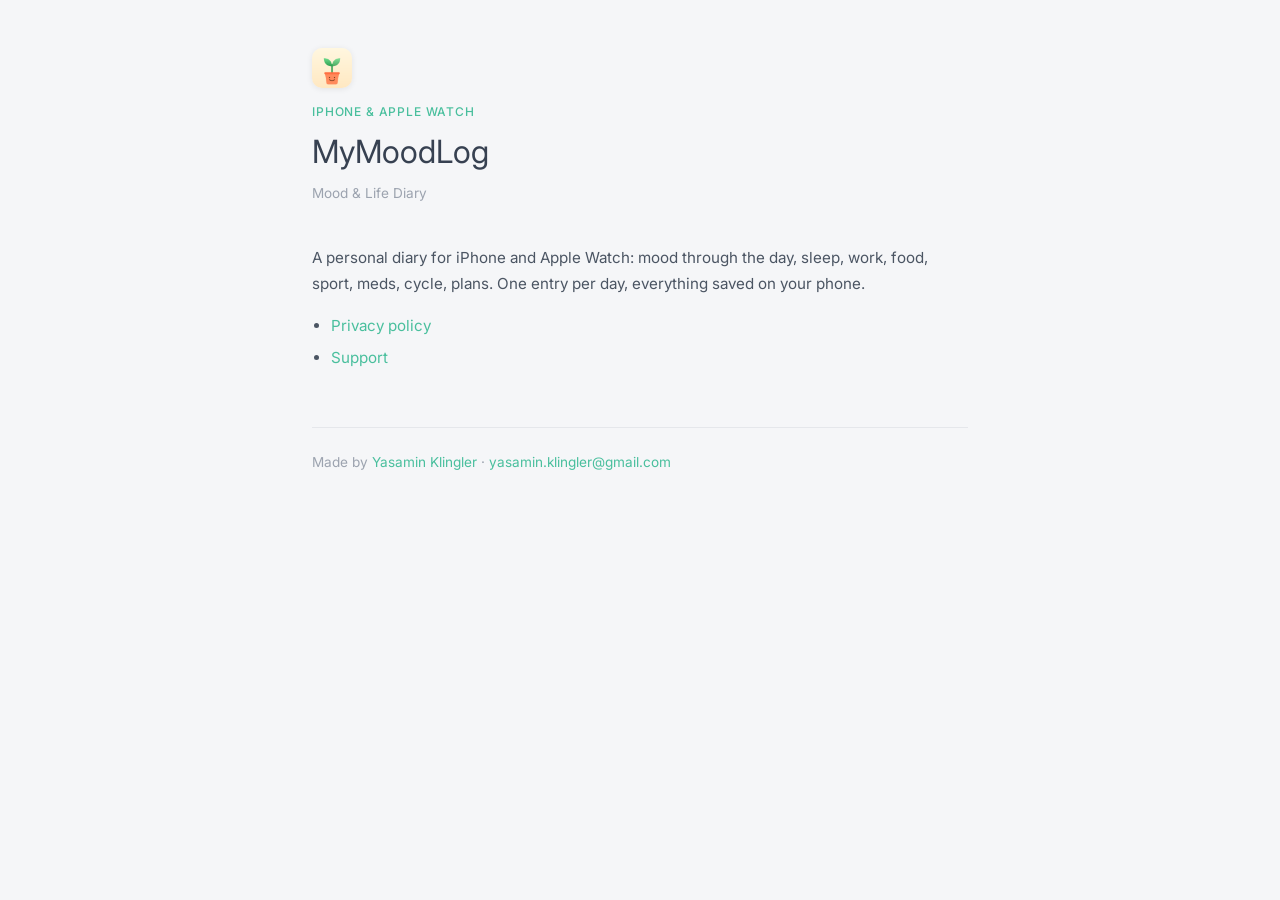
<file: mymoodlog/index.html>
<!DOCTYPE html>
<html lang="en">
<head>
  <meta charset="UTF-8">
  <meta name="viewport" content="width=device-width, initial-scale=1.0">
  <title>MyMoodLog</title>
  <link rel="icon" type="image/png" href="icon.png">
  <link rel="apple-touch-icon" href="icon.png">
  <link rel="stylesheet" href="../style.css">
  <link rel="stylesheet" href="app.css">
  <link rel="preconnect" href="https://fonts.googleapis.com">
  <link rel="preconnect" href="https://fonts.gstatic.com" crossorigin>
  <link href="https://fonts.googleapis.com/css2?family=Inter:wght@300;400;500;600&display=swap" rel="stylesheet">
</head>
<body>
  <main class="app-page">
    <header>
      <img src="icon.png" alt="MyMoodLog icon" class="icon">
      <div class="eyebrow">iPhone &amp; Apple Watch</div>
      <h1>MyMoodLog</h1>
      <p class="meta">Mood &amp; Life Diary</p>
    </header>

    <p>A personal diary for iPhone and Apple Watch: mood through the day, sleep,
    work, food, sport, meds, cycle, plans. One entry per day, everything saved
    on your phone.</p>

    <ul>
      <li><a href="privacy.html">Privacy policy</a></li>
      <li><a href="support.html">Support</a></li>
    </ul>

    <footer>Made by <a href="../">Yasamin Klingler</a> · <a href="mailto:yasamin.klingler@gmail.com">yasamin.klingler@gmail.com</a></footer>
  </main>
</body>
</html>
</file>
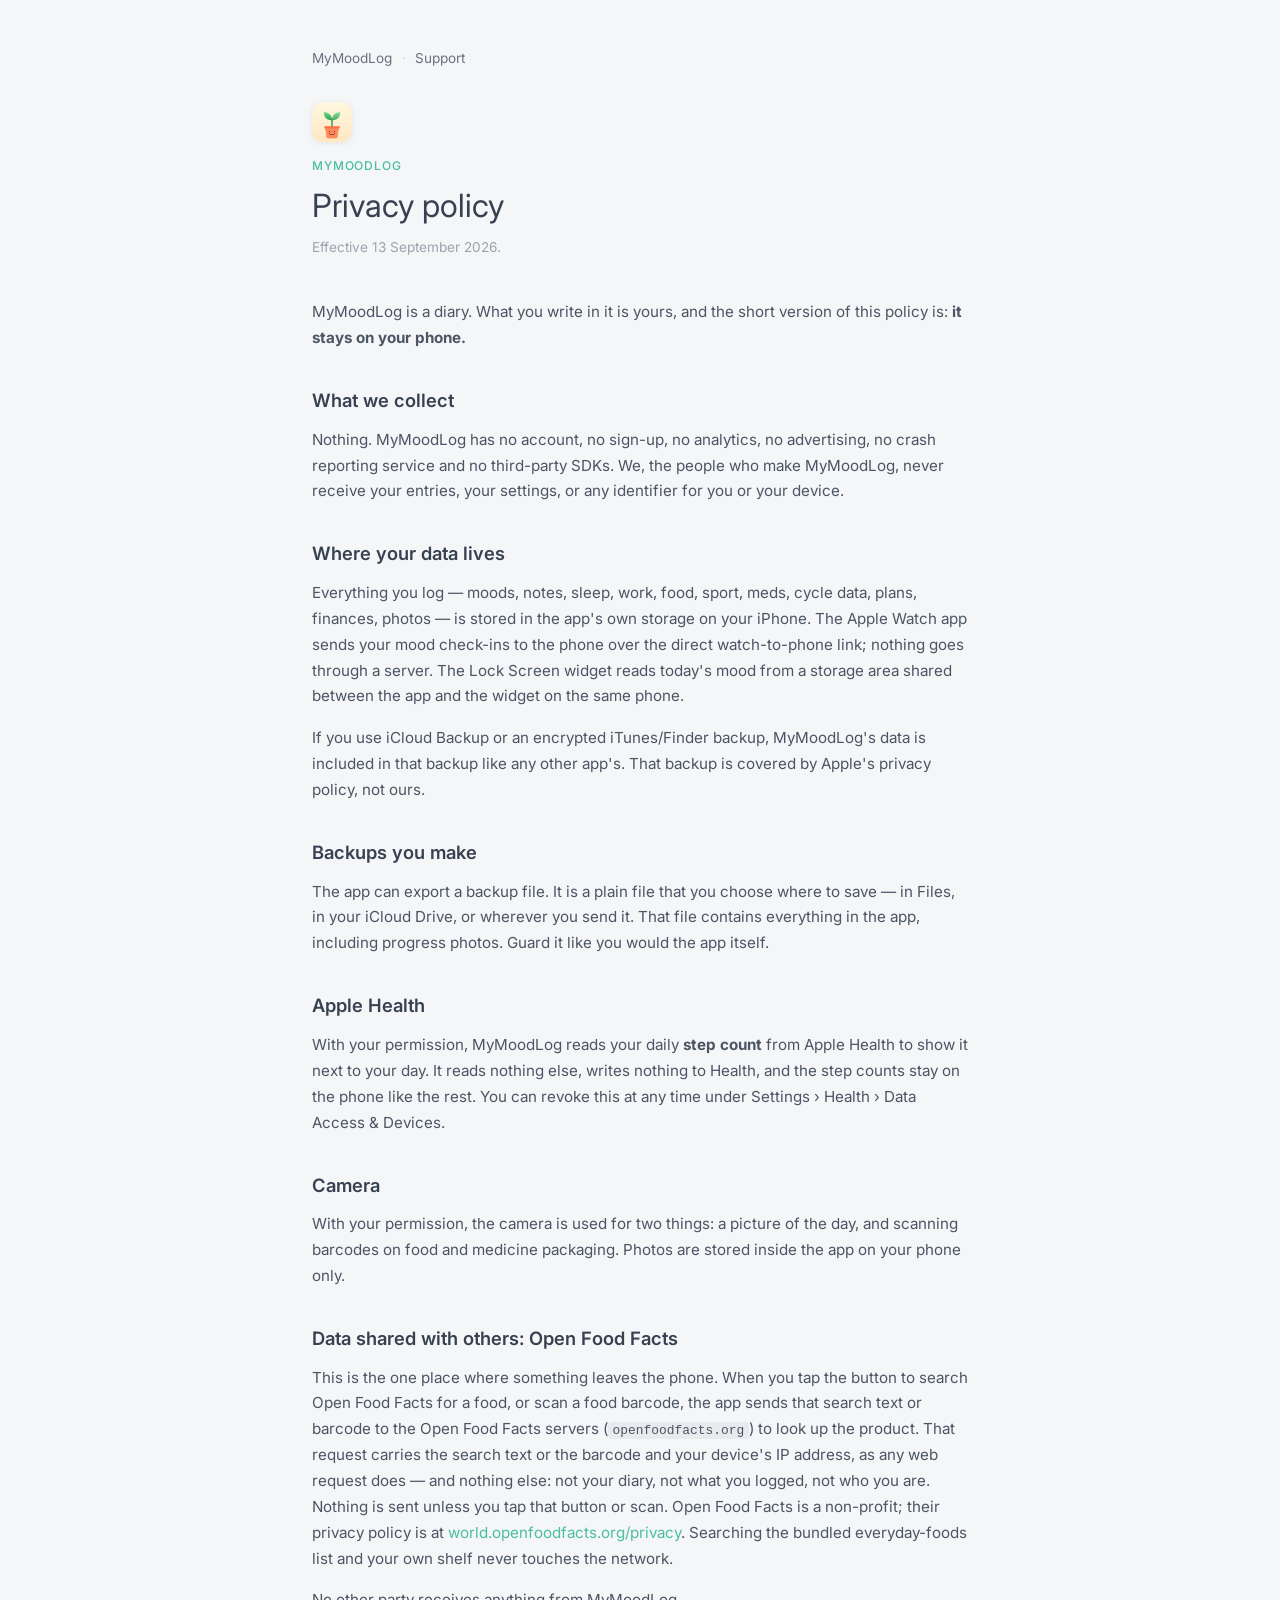
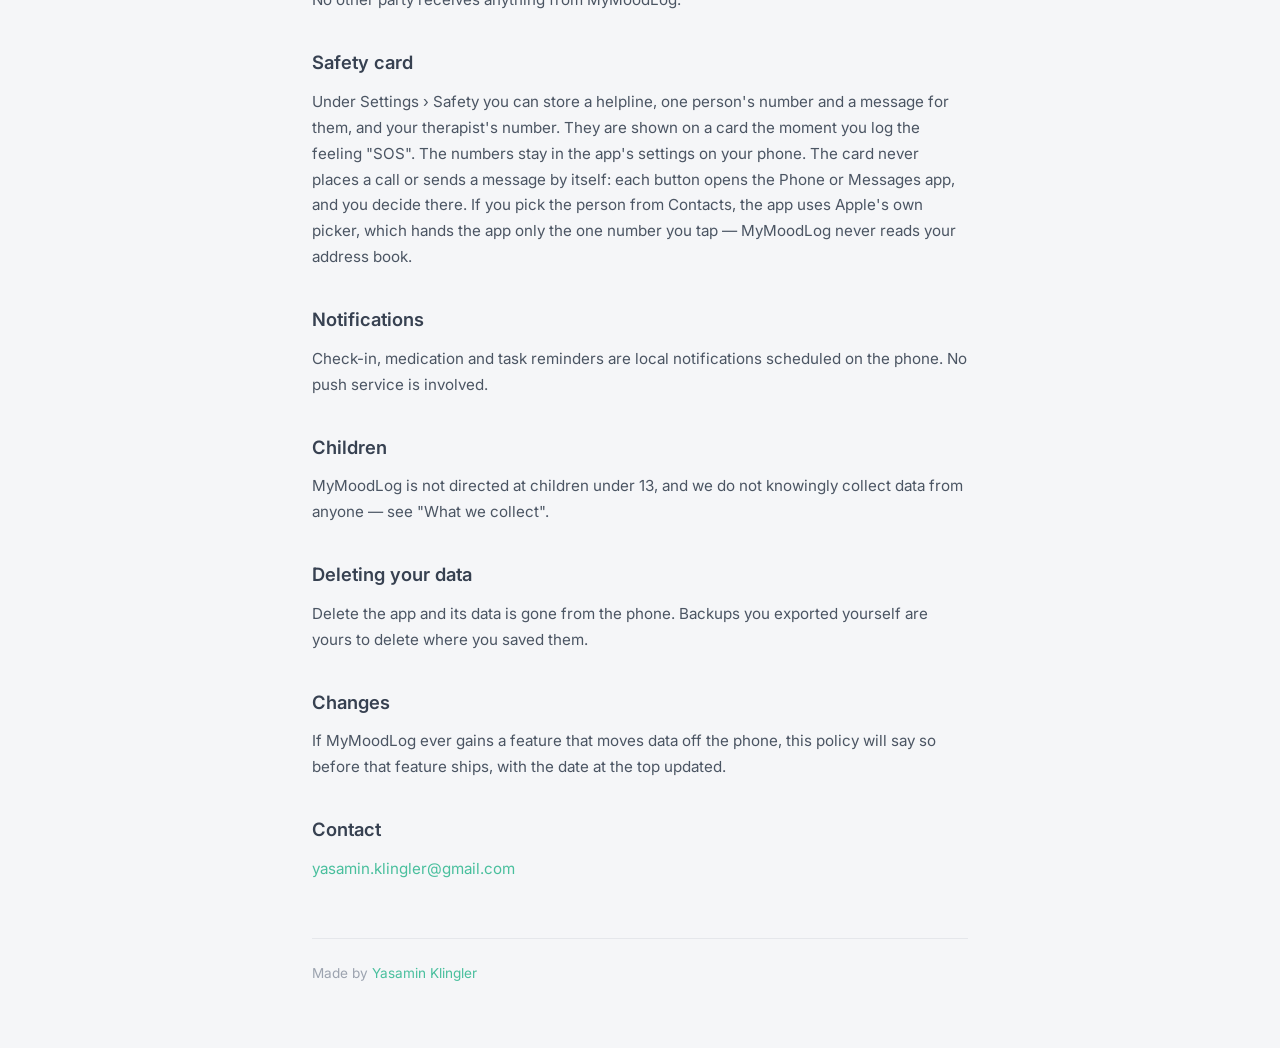
<file: mymoodlog/privacy.html>
<!DOCTYPE html>
<html lang="en">
<head>
  <meta charset="UTF-8">
  <meta name="viewport" content="width=device-width, initial-scale=1.0">
  <title>MyMoodLog · Privacy policy</title>
  <link rel="icon" type="image/png" href="icon.png">
  <link rel="apple-touch-icon" href="icon.png">
  <link rel="stylesheet" href="../style.css">
  <link rel="stylesheet" href="app.css">
  <link rel="preconnect" href="https://fonts.googleapis.com">
  <link rel="preconnect" href="https://fonts.gstatic.com" crossorigin>
  <link href="https://fonts.googleapis.com/css2?family=Inter:wght@300;400;500;600&display=swap" rel="stylesheet">
</head>
<body>
  <main class="app-page">
    <nav><a href="index.html">MyMoodLog</a><a href="support.html">Support</a></nav>
    <header>
      <img src="icon.png" alt="MyMoodLog icon" class="icon">
      <div class="eyebrow">MyMoodLog</div>
      <h1>Privacy policy</h1>
      <p class="meta">Effective 13 September 2026.</p>
    </header>

    <p>MyMoodLog is a diary. What you write in it is yours, and the short version of
    this policy is: <strong>it stays on your phone.</strong></p>

    <h2>What we collect</h2>
    <p>Nothing. MyMoodLog has no account, no sign-up, no analytics, no advertising,
    no crash reporting service and no third-party SDKs. We, the people who
    make MyMoodLog, never receive your entries, your settings, or any
    identifier for you or your device.</p>

    <h2>Where your data lives</h2>
    <p>Everything you log — moods, notes, sleep, work, food, sport, meds, cycle
    data, plans, finances, photos — is stored in the app's own storage on your
    iPhone. The Apple Watch app sends your mood check-ins to the phone over
    the direct watch-to-phone link; nothing goes through a server. The Lock
    Screen widget reads today's mood from a storage area shared between the
    app and the widget on the same phone.</p>
    <p>If you use iCloud Backup or an encrypted iTunes/Finder backup, MyMoodLog's
    data is included in that backup like any other app's. That backup is
    covered by Apple's privacy policy, not ours.</p>

    <h2>Backups you make</h2>
    <p>The app can export a backup file. It is a plain file that you choose
    where to save — in Files, in your iCloud Drive, or wherever you send it.
    That file contains everything in the app, including progress photos.
    Guard it like you would the app itself.</p>

    <h2>Apple Health</h2>
    <p>With your permission, MyMoodLog reads your daily <strong>step count</strong> from Apple
    Health to show it next to your day. It reads nothing else, writes nothing
    to Health, and the step counts stay on the phone like the rest. You can
    revoke this at any time under Settings › Health › Data Access &amp; Devices.</p>

    <h2>Camera</h2>
    <p>With your permission, the camera is used for two things: a picture of the
    day, and scanning barcodes on food and medicine packaging. Photos are
    stored inside the app on your phone only.</p>

    <h2>Data shared with others: Open Food Facts</h2>
    <p>This is the one place where something leaves the phone. When you tap the
    button to search Open Food Facts for a food, or scan a food barcode, the
    app sends that search text or barcode to the Open Food Facts servers
    (<code>openfoodfacts.org</code>) to look up the product. That request carries the
    search text or the barcode and your device's IP address, as any web
    request does — and nothing else: not your diary, not what you logged, not
    who you are. Nothing is sent unless you tap that button or scan. Open
    Food Facts is a non-profit; their privacy policy is at
    <a href="https://world.openfoodfacts.org/privacy">world.openfoodfacts.org/privacy</a>. Searching the bundled
    everyday-foods list and your own shelf never touches the network.</p>
    <p>No other party receives anything from MyMoodLog.</p>

    <h2>Safety card</h2>
    <p>Under Settings › Safety you can store a helpline, one person's number and
    a message for them, and your therapist's number. They are shown on a card
    the moment you log the feeling "SOS". The
    numbers stay in the app's settings on your phone. The card never places a
    call or sends a message by itself: each button opens the Phone or Messages
    app, and you decide there. If you pick the person from Contacts, the app
    uses Apple's own picker, which hands the app only the one number you tap
    — MyMoodLog never reads your address book.</p>

    <h2>Notifications</h2>
    <p>Check-in, medication and task reminders are local notifications
    scheduled on the phone. No push service is involved.</p>

    <h2>Children</h2>
    <p>MyMoodLog is not directed at children under 13, and we do not knowingly
    collect data from anyone — see "What we collect".</p>

    <h2>Deleting your data</h2>
    <p>Delete the app and its data is gone from the phone. Backups you exported
    yourself are yours to delete where you saved them.</p>

    <h2>Changes</h2>
    <p>If MyMoodLog ever gains a feature that moves data off the phone, this policy
    will say so before that feature ships, with the date at the top updated.</p>

    <h2>Contact</h2>
    <p><a href="mailto:yasamin.klingler@gmail.com">yasamin.klingler@gmail.com</a></p>

    <footer>Made by <a href="../">Yasamin Klingler</a></footer>
  </main>
</body>
</html>
</file>
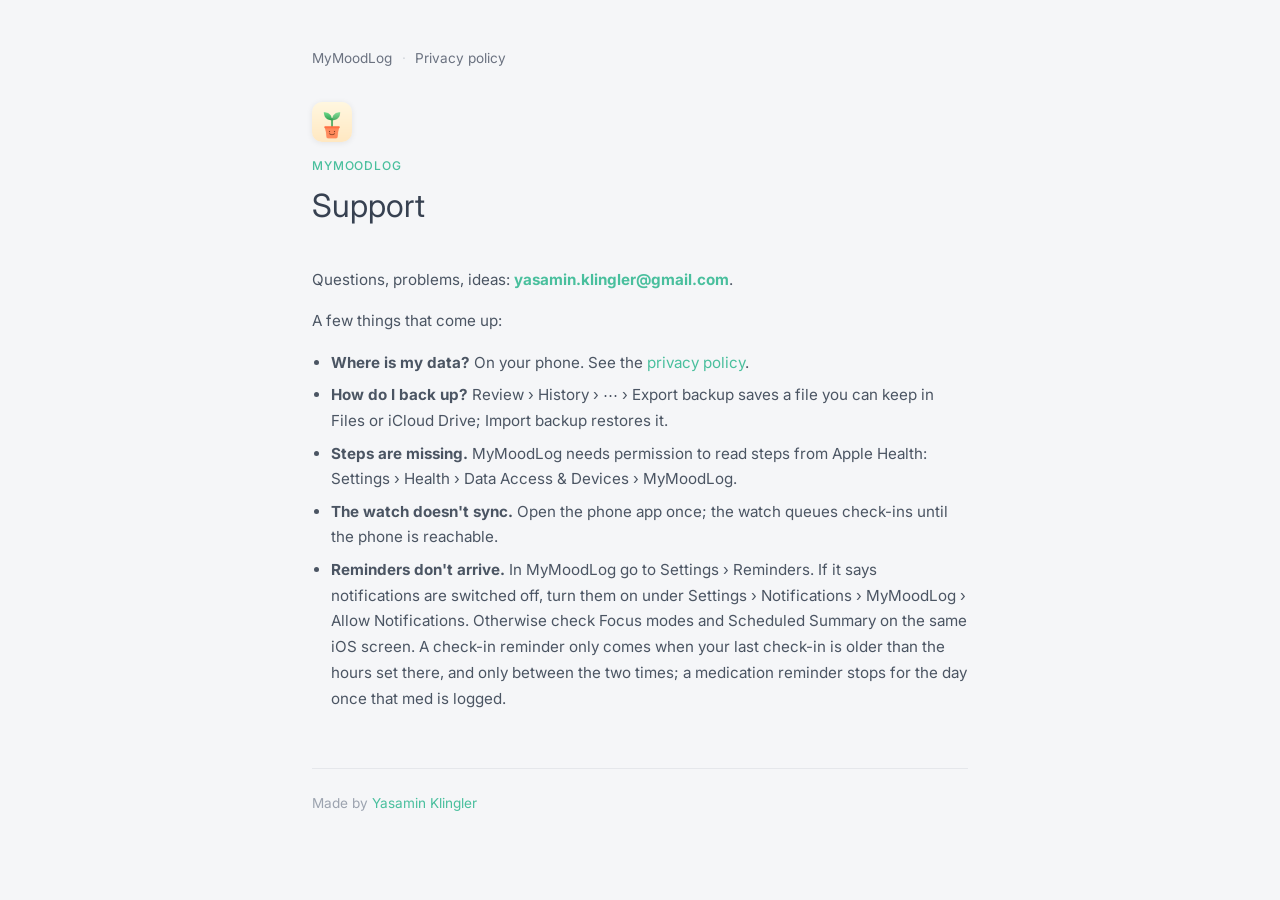
<file: mymoodlog/support.html>
<!DOCTYPE html>
<html lang="en">
<head>
  <meta charset="UTF-8">
  <meta name="viewport" content="width=device-width, initial-scale=1.0">
  <title>MyMoodLog · Support</title>
  <link rel="icon" type="image/png" href="icon.png">
  <link rel="apple-touch-icon" href="icon.png">
  <link rel="stylesheet" href="../style.css">
  <link rel="stylesheet" href="app.css">
  <link rel="preconnect" href="https://fonts.googleapis.com">
  <link rel="preconnect" href="https://fonts.gstatic.com" crossorigin>
  <link href="https://fonts.googleapis.com/css2?family=Inter:wght@300;400;500;600&display=swap" rel="stylesheet">
</head>
<body>
  <main class="app-page">
    <nav><a href="index.html">MyMoodLog</a><a href="privacy.html">Privacy policy</a></nav>
    <header>
      <img src="icon.png" alt="MyMoodLog icon" class="icon">
      <div class="eyebrow">MyMoodLog</div>
      <h1>Support</h1>
    </header>

    <p>Questions, problems, ideas: <a href="mailto:yasamin.klingler@gmail.com"><strong>yasamin.klingler@gmail.com</strong></a>.</p>

    <p>A few things that come up:</p>

    <ul>
      <li><strong>Where is my data?</strong> On your phone. See the <a href="privacy.html">privacy policy</a>.</li>
      <li><strong>How do I back up?</strong> Review › History › ⋯ › Export backup saves a file
        you can keep in Files or iCloud Drive; Import backup restores it.</li>
      <li><strong>Steps are missing.</strong> MyMoodLog needs permission to read steps from Apple
        Health: Settings › Health › Data Access &amp; Devices › MyMoodLog.</li>
      <li><strong>The watch doesn't sync.</strong> Open the phone app once; the watch queues
        check-ins until the phone is reachable.</li>
      <li><strong>Reminders don't arrive.</strong> In MyMoodLog go to Settings › Reminders. If
        it says notifications are switched off, turn them on under Settings ›
        Notifications › MyMoodLog › Allow Notifications. Otherwise check Focus
        modes and Scheduled Summary on the same iOS screen. A check-in reminder
        only comes when your last check-in is older than the hours set there,
        and only between the two times; a medication reminder stops for the day
        once that med is logged.</li>
    </ul>

    <footer>Made by <a href="../">Yasamin Klingler</a></footer>
  </main>
</body>
</html>
</file>
<file: style.css>
/* -- BASE STYLES -- */
:root {
  --bg-sidebar: #1a1e24; 
  --text-sidebar: #a0a8b1;
  --bg-main: #f5f6f8;
  --text-main: #6b7280;
  --accent: #49bf9d; 
}

* { box-sizing: border-box; margin: 0; padding: 0; }

body {
  font-family: 'Inter', -apple-system, BlinkMacSystemFont, "Segoe UI", Helvetica, Arial, sans-serif;
  line-height: 1.6;
  display: flex;
  flex-direction: column;
  min-height: 100vh;
  background-color: var(--bg-main);
  color: var(--text-main);
  scroll-behavior: smooth;
}

/* -- HERO -- */
#hero {
  background-color: var(--bg-main);
  color: var(--text-main);
  padding: 2rem 2rem;
}

.hero-inner {
  max-width: 960px;
  margin: 0 auto;
  display: flex;
  align-items: center;
  gap: 3.5rem;
}

.avatar {
  width: 120px;
  height: 120px;
  border-radius: 50%;
  object-fit: cover;
  border: 3px solid #e5e7eb;
  flex-shrink: 0;
}

#hero h1 {
  color: #374151;
  font-size: 2rem;
  font-weight: 400;
  line-height: 1.4;
  margin-bottom: 1rem;
}

#hero h1 span {
  color: #6b7280;
  font-weight: 300;
}

.hero-text p {
  margin-bottom: 2rem;
  font-size: 0.95rem;
  line-height: 1.7;
  max-width: 540px;
}

.button {
  display: inline-block;
  padding: 0.8rem 1.5rem;
  border: 2px solid #9ca3af;
  color: #6b7280;
  text-decoration: none;
  border-radius: 4px;
  transition: all 0.2s ease;
  background: transparent;
  font-size: 1rem;
  cursor: pointer;
}

.button:hover {
  border-color: var(--accent);
  color: var(--accent);
}

.button.solid {
  background: var(--accent);
  border-color: var(--accent);
  color: #fff;
}

.button.solid:hover {
  background: transparent;
  color: var(--accent);
}

/* -- MAIN CONTENT -- */
#content {
  max-width: 960px;
  margin: 0 auto;
  padding: 3.5rem 2rem;
  width: 100%;
}

h2 {
  font-size: 2rem;
  margin-bottom: 2rem;
  padding-bottom: 0.5rem;
  border-bottom: 2px solid #e5e7eb;
  color: #374151;
}

section > p { margin-bottom: 2rem; }

#contact > p {
  color: #6b7280;
  font-size: 0.95rem;
}

/* -- CV STYLES -- */
#cv { margin-bottom: 5rem; }

.cv-item {
  display: flex;
  gap: 1.5rem;
  margin-bottom: 0;
  padding: 2rem 0;
  border-bottom: 1px solid #f0f1f3;
}

.cv-item:last-child {
  border-bottom: none;
}

.cv-meta {
  width: 130px;
  flex-shrink: 0;
  font-size: 0.78rem;
  font-weight: 500;
  color: #9ca3af;
  letter-spacing: 0.03em;
  padding-top: 0.25rem;
}

.cv-details h3 {
  font-size: 1rem;
  font-weight: 600;
  color: #374151;
  margin-bottom: 0.2rem;
}

.cv-details h4 {
  font-size: 0.75rem;
  font-weight: 500;
  color: var(--accent);
  text-transform: uppercase;
  letter-spacing: 0.07em;
  margin-bottom: 0.85rem;
}

.cv-details ul {
  list-style: none;
  padding: 0;
  margin: 0;
}

.cv-details ul li {
  font-size: 0.9rem;
  color: #6b7280;
  padding: 0.22rem 0 0.22rem 1.1rem;
  position: relative;
  line-height: 1.55;
}

.cv-details ul li::before {
  content: '–';
  position: absolute;
  left: 0;
  color: #d1d5db;
}

.cv-tags {
  display: flex;
  flex-wrap: wrap;
  gap: 0.4rem;
  margin-top: 1rem;
}

.cv-tag {
  font-size: 0.73rem;
  font-weight: 500;
  color: #6b7280;
  background: #e9eaed;
  border-radius: 20px;
  padding: 0.18rem 0.65rem;
  letter-spacing: 0.02em;
}

/* -- PORTFOLIO STYLES -- */
#portfolio { margin-bottom: 5rem; }
.portfolio-grid {
  display: grid;
  grid-template-columns: 1fr 1fr;
  gap: 1.5rem;
}

.portfolio-grid img {
  width: 100%;
  height: 250px;
  object-fit: cover;
  border-radius: 8px;
  transition: opacity 0.3s ease;
}

.portfolio-grid img:hover {
  opacity: 0.8;
}

/* -- BLOG STYLES -- */
#blog { margin-bottom: 5rem; }
.blog-grid {
  display: grid;
  grid-template-columns: 1fr 1fr;
  gap: 1.5rem;
}

.blog-card {
  background: #ffffff;
  border-radius: 10px;
  overflow: hidden;
  border: 1px solid #e5e7eb;
  transition: box-shadow 0.2s ease;
}

.blog-card:hover {
  box-shadow: 0 4px 16px rgba(0, 0, 0, 0.07);
}

.blog-card-image-link {
  display: block;
}

.blog-card-img {
  width: 100%;
  height: 180px;
  object-fit: cover;
  display: block;
  transition: opacity 0.2s ease;
}

.blog-card:hover .blog-card-img {
  opacity: 0.92;
}

.blog-card-body {
  padding: 1.25rem 1.5rem 1.5rem;
}

.blog-card .date {
  font-size: 0.75rem;
  color: #9ca3af;
  text-transform: uppercase;
  letter-spacing: 0.07em;
  font-weight: 500;
}

.blog-card h3 {
  margin: 0.4rem 0 0.6rem;
  font-size: 0.95rem;
  line-height: 1.45;
}

.blog-card a {
  color: #374151;
  text-decoration: none;
}

.blog-card a:hover { color: var(--accent); }

.blog-card p {
  font-size: 0.875rem;
  color: #6b7280;
  line-height: 1.6;
  margin: 0;
}

/* -- CONTACT STYLES -- */
.contact-split {
  display: flex;
  gap: 3rem;
}

form { flex: 2; }

.field-group {
  display: flex;
  gap: 1rem;
  margin-bottom: 1rem;
}

.field { width: 100%; }
.field.half { width: 50%; }

input, textarea {
  width: 100%;
  padding: 0.8rem;
  border: 1px solid #ddd;
  border-radius: 4px;
  font-family: inherit;
  font-size: 1rem;
  background: #ffffff;
}

input:focus, textarea:focus {
  outline: none;
  border-color: var(--accent);
}

textarea { margin-bottom: 1rem; resize: vertical; }

.contact-info { flex: 1; }

.contact-info ul { list-style: none; }

.contact-info li {
  display: flex;
  align-items: flex-start;
  gap: 0.85rem;
  margin-bottom: 1.5rem;
  line-height: 1.5;
}

.contact-info li i {
  color: #9ca3af;
  font-size: 1rem;
  margin-top: 0.2rem;
  flex-shrink: 0;
  width: 1rem;
  text-align: center;
}

.contact-info a,
.contact-info span {
  color: #6b7280;
  text-decoration: none;
  font-size: 0.95rem;
}

.contact-info a:hover {
  color: var(--accent);
}

/* -- RESPONSIVE (MOBILE) -- */
@media (max-width: 768px) {
  .nav-links { display: none; }

  #hero { padding: 3.5rem 1.5rem; }

  .hero-inner {
    flex-direction: column;
    text-align: center;
    gap: 2rem;
  }

  .hero-text p { max-width: 100%; }

  #content { padding: 3rem 1.5rem; }

  .cv-item { flex-direction: column; }
  .cv-meta { margin-bottom: 0.5rem; width: 100%; }

  .portfolio-grid { grid-template-columns: 1fr; }
  .blog-grid { grid-template-columns: 1fr; }

  .contact-split { flex-direction: column; gap: 2.5rem; }
  .field-group { flex-direction: column; }
  .field.half { width: 100%; }
}
/* -- SOCIAL ICONS -- */
.social-icons {
  display: flex;
  gap: 0.5rem;
  list-style: none;
  margin: 0;
  margin-left: auto;
}

.social-icons a {
  display: inline-flex;
  align-items: center;
  justify-content: center;
  width: 2rem;
  height: 2rem;
  border-radius: 50%;
  border: 1px solid #e5e7eb;
  color: #6b7280;
  font-size: 0.85rem;
  text-decoration: none;
  transition: all 0.2s ease;
}

.social-icons a:hover {
  color: var(--accent);
  border-color: var(--accent);
  background: rgba(73, 191, 157, 0.08);
}
</file>
<file: mymoodlog/app.css>
/* MyMoodLog pages: prose on top of the site's base styles */
.app-page { max-width: 720px; margin: 0 auto; padding: 3rem 2rem 4rem; width: 100%; }
.app-page header { margin-bottom: 2.5rem; }
.app-page .eyebrow { font-size: 0.75rem; font-weight: 500; color: var(--accent); text-transform: uppercase; letter-spacing: 0.07em; margin-bottom: 0.6rem; }
.app-page h1 { color: #374151; font-size: 2rem; font-weight: 400; line-height: 1.3; margin-bottom: 0.6rem; }
.app-page h2 { font-size: 1.15rem; font-weight: 600; border: none; padding: 0; margin: 2.2rem 0 0.7rem; }
.app-page p, .app-page li { font-size: 0.95rem; line-height: 1.7; color: #4b5563; }
.app-page p { margin-bottom: 1rem; }
.app-page ul { padding-left: 1.2rem; margin-bottom: 1rem; }
.app-page li { margin-bottom: 0.4rem; }
.app-page a { color: var(--accent); text-decoration: none; }
.app-page a:hover { text-decoration: underline; }
.app-page code { font-family: ui-monospace, SFMono-Regular, Menlo, monospace; font-size: 0.85em; background: #e9eaed; padding: 0.1em 0.35em; border-radius: 4px; }
.app-page .meta { font-size: 0.85rem; color: #9ca3af; }
.app-page nav { font-size: 0.85rem; margin-bottom: 2rem; }
.app-page nav a { color: #6b7280; }
.app-page nav a + a::before { content: "·"; color: #d1d5db; margin: 0 0.6rem; }
.app-page footer { margin-top: 3.5rem; padding-top: 1.5rem; border-top: 1px solid #e5e7eb; font-size: 0.85rem; color: #9ca3af; }
@media (max-width: 768px) { .app-page { padding: 2rem 1.5rem 3rem; } }
.app-page .icon { width: 40px; height: 40px; border-radius: 10px; display: block; margin-bottom: 0.9rem; box-shadow: 0 1px 6px rgba(0,0,0,0.08); }
</file>
